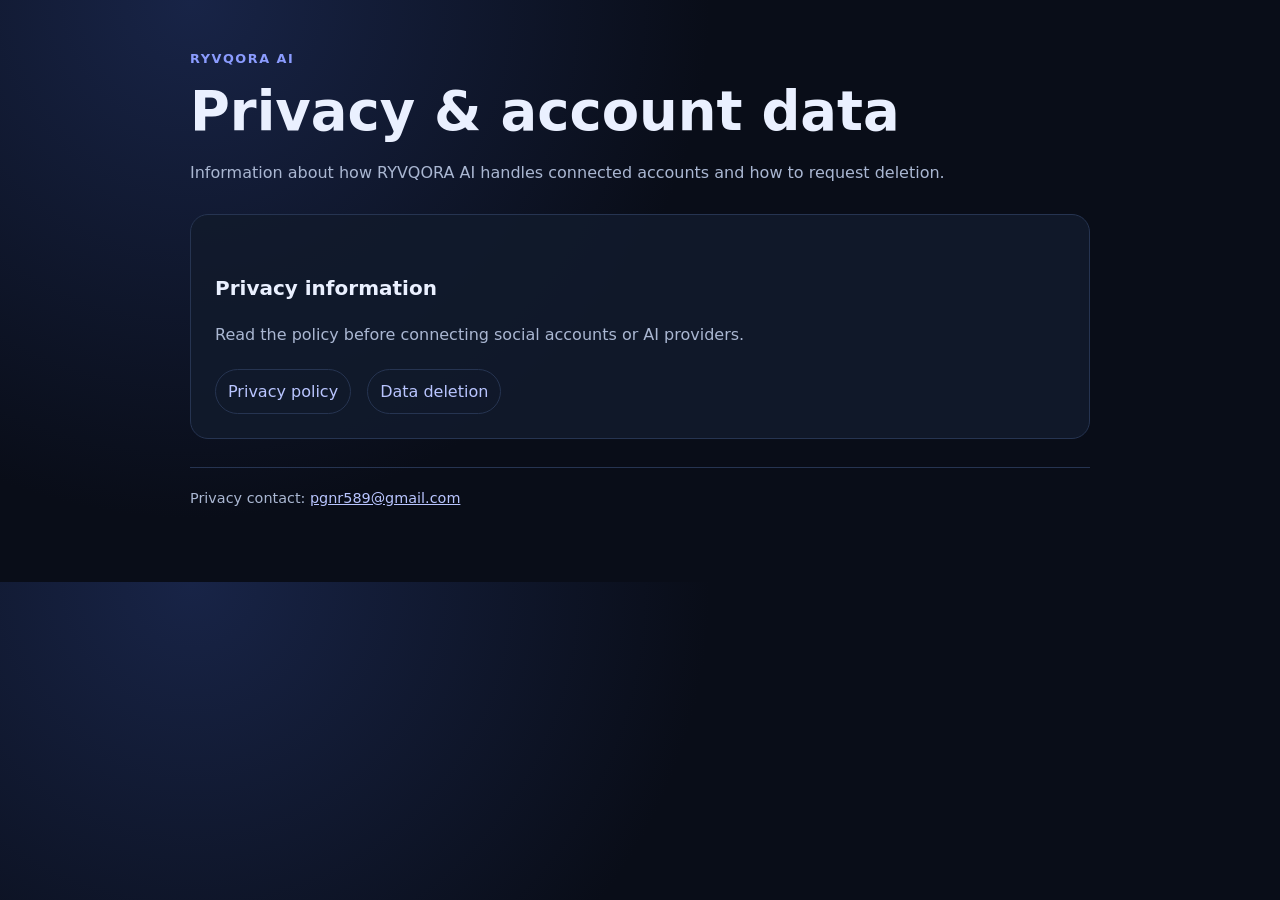
<file: index.html>
<!doctype html>
<html lang="en">
<head>
  <meta charset="utf-8">
  <meta name="viewport" content="width=device-width, initial-scale=1">
  <meta name="description" content="RYVQORA AI privacy and data deletion information.">
  <title>RYVQORA AI — Privacy</title>
  <link rel="stylesheet" href="style.css">
</head>
<body>
<main class="wrap">
  <header>
    <div class="brand">RYVQORA AI</div>
    <h1>Privacy & account data</h1>
    <p>Information about how RYVQORA AI handles connected accounts and how to request deletion.</p>
  </header>
  <section class="panel">
    <h2>Privacy information</h2>
    <p>Read the policy before connecting social accounts or AI providers.</p>
    <nav>
      <a href="privacy-policy/">Privacy policy</a>
      <a href="data-deletion/">Data deletion</a>
    </nav>
  </section>
  <footer>Privacy contact: <a href="mailto:pgnr589@gmail.com">pgnr589@gmail.com</a></footer>
</main>
</body>
</html>
</file>
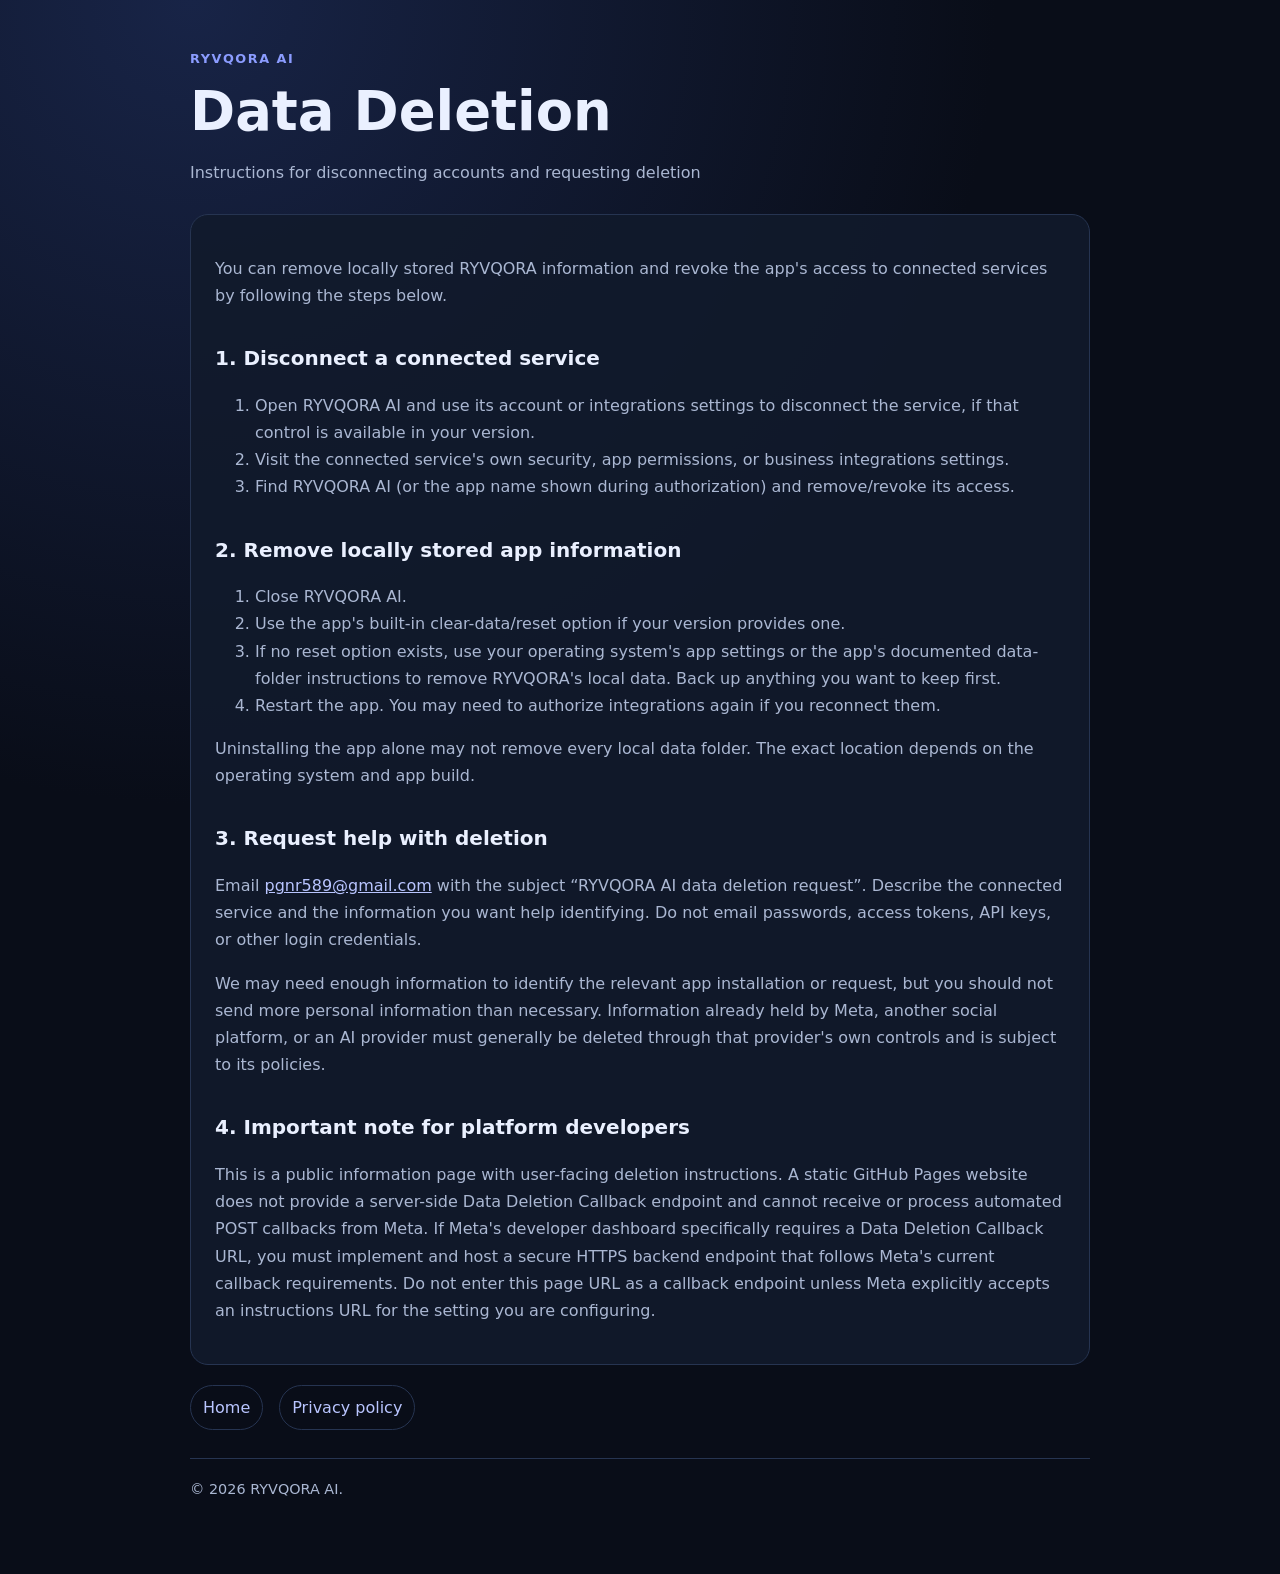
<file: data-deletion/index.html>
<!doctype html>
<html lang="en">
<head>
  <meta charset="utf-8">
  <meta name="viewport" content="width=device-width, initial-scale=1">
  <meta name="description" content="How to disconnect accounts and request deletion of information associated with RYVQORA AI.">
  <title>Data Deletion — RYVQORA AI</title>
  <link rel="stylesheet" href="../style.css">
</head>
<body>
<main class="wrap">
  <header>
    <div class="brand">RYVQORA AI</div>
    <h1>Data Deletion</h1>
    <p class="updated">Instructions for disconnecting accounts and requesting deletion</p>
  </header>
  <article class="panel">
    <p>You can remove locally stored RYVQORA information and revoke the app's access to connected services by following the steps below.</p>

    <h2>1. Disconnect a connected service</h2>
    <ol>
      <li>Open RYVQORA AI and use its account or integrations settings to disconnect the service, if that control is available in your version.</li>
      <li>Visit the connected service's own security, app permissions, or business integrations settings.</li>
      <li>Find RYVQORA AI (or the app name shown during authorization) and remove/revoke its access.</li>
    </ol>

    <h2>2. Remove locally stored app information</h2>
    <ol>
      <li>Close RYVQORA AI.</li>
      <li>Use the app's built-in clear-data/reset option if your version provides one.</li>
      <li>If no reset option exists, use your operating system's app settings or the app's documented data-folder instructions to remove RYVQORA's local data. Back up anything you want to keep first.</li>
      <li>Restart the app. You may need to authorize integrations again if you reconnect them.</li>
    </ol>
    <p>Uninstalling the app alone may not remove every local data folder. The exact location depends on the operating system and app build.</p>

    <h2>3. Request help with deletion</h2>
    <p>Email <a href="mailto:pgnr589@gmail.com?subject=RYVQORA%20AI%20data%20deletion%20request">pgnr589@gmail.com</a> with the subject “RYVQORA AI data deletion request”. Describe the connected service and the information you want help identifying. Do not email passwords, access tokens, API keys, or other login credentials.</p>
    <p>We may need enough information to identify the relevant app installation or request, but you should not send more personal information than necessary. Information already held by Meta, another social platform, or an AI provider must generally be deleted through that provider's own controls and is subject to its policies.</p>

    <h2>4. Important note for platform developers</h2>
    <p>This is a public information page with user-facing deletion instructions. A static GitHub Pages website does not provide a server-side Data Deletion Callback endpoint and cannot receive or process automated POST callbacks from Meta. If Meta's developer dashboard specifically requires a Data Deletion Callback URL, you must implement and host a secure HTTPS backend endpoint that follows Meta's current callback requirements. Do not enter this page URL as a callback endpoint unless Meta explicitly accepts an instructions URL for the setting you are configuring.</p>
  </article>
  <nav>
    <a href="../">Home</a>
    <a href="../privacy-policy/">Privacy policy</a>
  </nav>
  <footer>© 2026 RYVQORA AI.</footer>
</main>
</body>
</html>
</file>
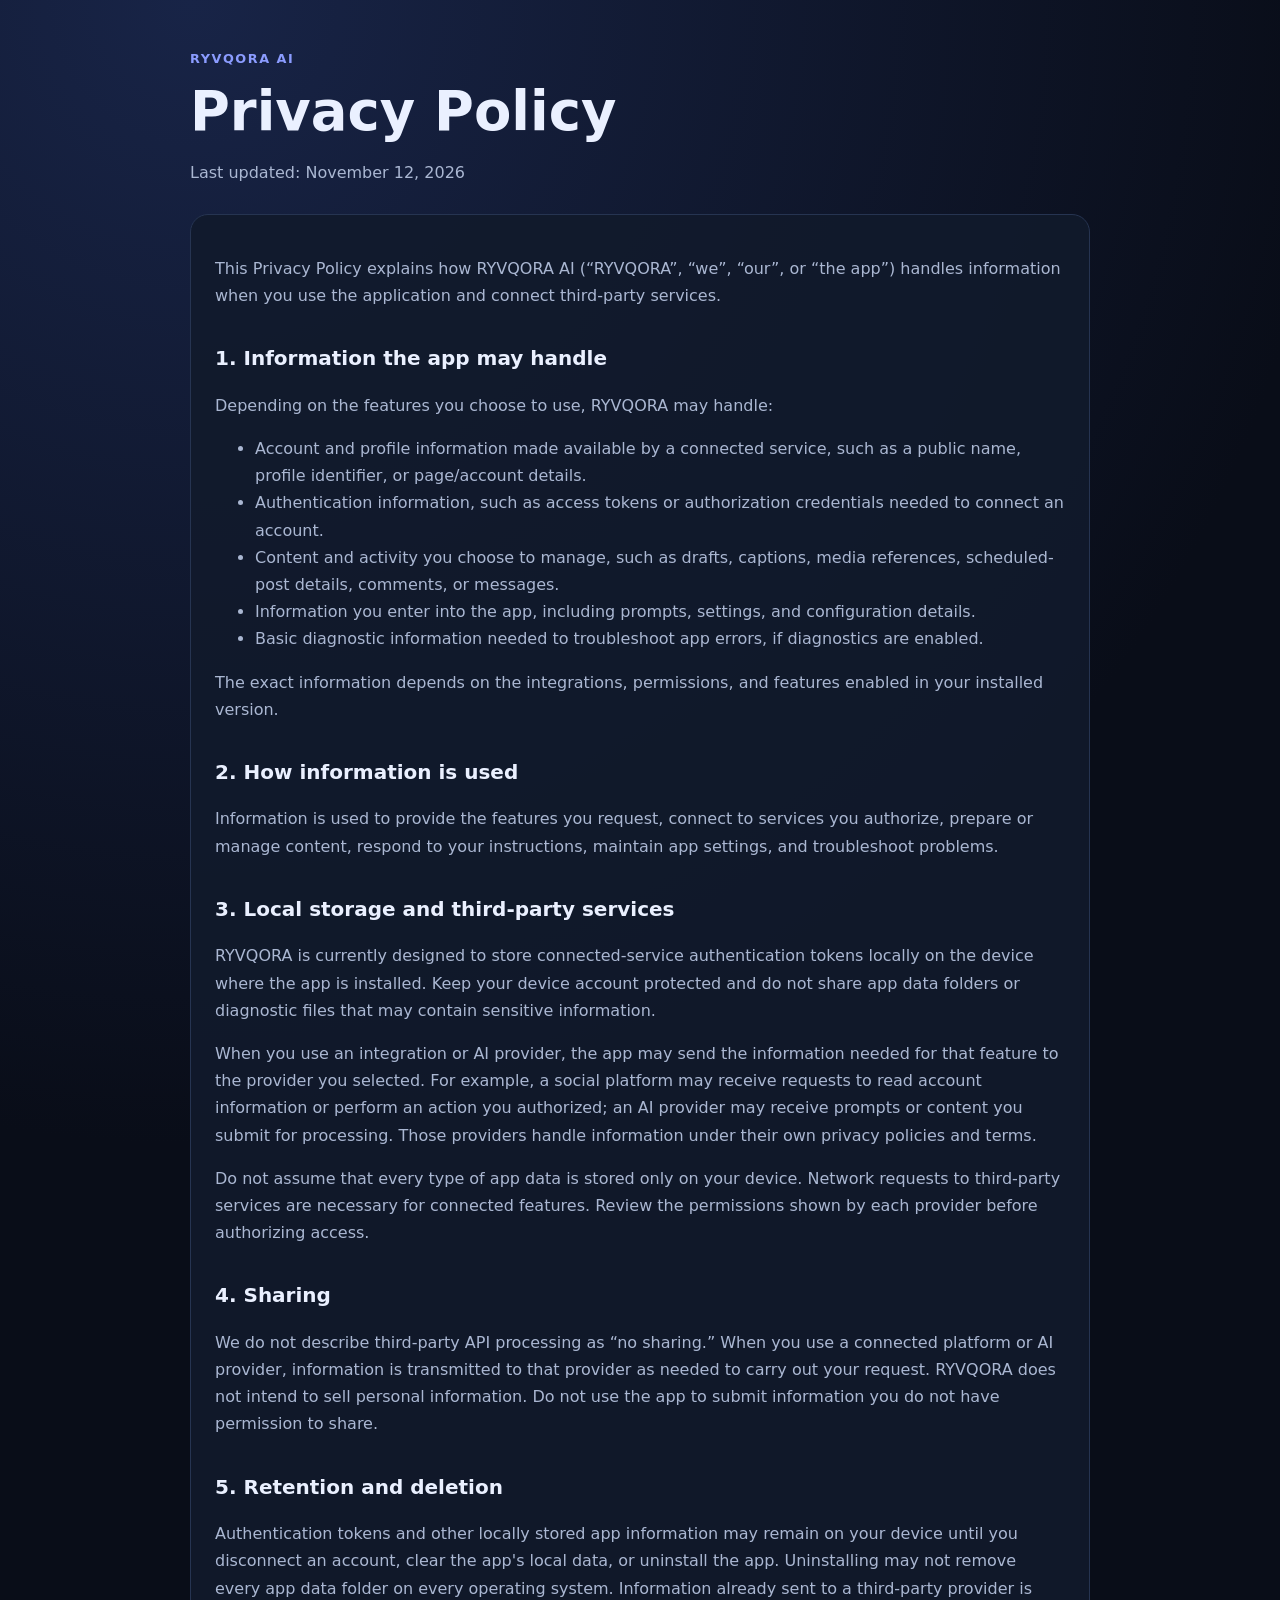
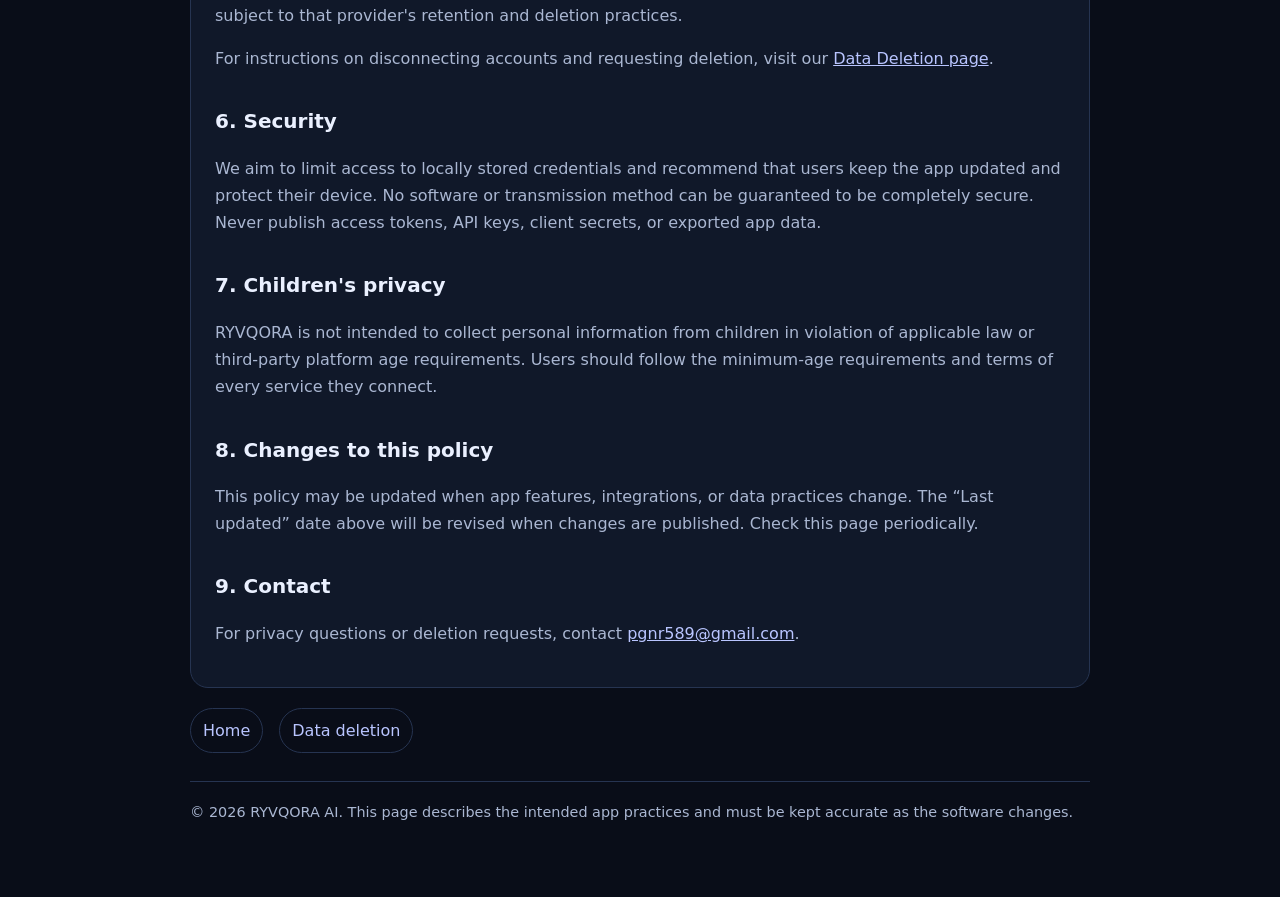
<file: privacy-policy/index.html>
<!doctype html>
<html lang="en">
<head>
  <meta charset="utf-8">
  <meta name="viewport" content="width=device-width, initial-scale=1">
  <meta name="description" content="Privacy Policy for RYVQORA AI.">
  <title>Privacy Policy — RYVQORA AI</title>
  <link rel="stylesheet" href="../style.css">
</head>
<body>
<main class="wrap">
  <header>
    <div class="brand">RYVQORA AI</div>
    <h1>Privacy Policy</h1>
    <p class="updated">Last updated: November 12, 2026</p>
  </header>
  <article class="panel">
    <p>This Privacy Policy explains how RYVQORA AI (“RYVQORA”, “we”, “our”, or “the app”) handles information when you use the application and connect third-party services.</p>

    <h2>1. Information the app may handle</h2>
    <p>Depending on the features you choose to use, RYVQORA may handle:</p>
    <ul>
      <li>Account and profile information made available by a connected service, such as a public name, profile identifier, or page/account details.</li>
      <li>Authentication information, such as access tokens or authorization credentials needed to connect an account.</li>
      <li>Content and activity you choose to manage, such as drafts, captions, media references, scheduled-post details, comments, or messages.</li>
      <li>Information you enter into the app, including prompts, settings, and configuration details.</li>
      <li>Basic diagnostic information needed to troubleshoot app errors, if diagnostics are enabled.</li>
    </ul>
    <p>The exact information depends on the integrations, permissions, and features enabled in your installed version.</p>

    <h2>2. How information is used</h2>
    <p>Information is used to provide the features you request, connect to services you authorize, prepare or manage content, respond to your instructions, maintain app settings, and troubleshoot problems.</p>

    <h2>3. Local storage and third-party services</h2>
    <p>RYVQORA is currently designed to store connected-service authentication tokens locally on the device where the app is installed. Keep your device account protected and do not share app data folders or diagnostic files that may contain sensitive information.</p>
    <p>When you use an integration or AI provider, the app may send the information needed for that feature to the provider you selected. For example, a social platform may receive requests to read account information or perform an action you authorized; an AI provider may receive prompts or content you submit for processing. Those providers handle information under their own privacy policies and terms.</p>
    <p>Do not assume that every type of app data is stored only on your device. Network requests to third-party services are necessary for connected features. Review the permissions shown by each provider before authorizing access.</p>

    <h2>4. Sharing</h2>
    <p>We do not describe third-party API processing as “no sharing.” When you use a connected platform or AI provider, information is transmitted to that provider as needed to carry out your request. RYVQORA does not intend to sell personal information. Do not use the app to submit information you do not have permission to share.</p>

    <h2>5. Retention and deletion</h2>
    <p>Authentication tokens and other locally stored app information may remain on your device until you disconnect an account, clear the app's local data, or uninstall the app. Uninstalling may not remove every app data folder on every operating system. Information already sent to a third-party provider is subject to that provider's retention and deletion practices.</p>
    <p>For instructions on disconnecting accounts and requesting deletion, visit our <a href="../data-deletion/">Data Deletion page</a>.</p>

    <h2>6. Security</h2>
    <p>We aim to limit access to locally stored credentials and recommend that users keep the app updated and protect their device. No software or transmission method can be guaranteed to be completely secure. Never publish access tokens, API keys, client secrets, or exported app data.</p>

    <h2>7. Children's privacy</h2>
    <p>RYVQORA is not intended to collect personal information from children in violation of applicable law or third-party platform age requirements. Users should follow the minimum-age requirements and terms of every service they connect.</p>

    <h2>8. Changes to this policy</h2>
    <p>This policy may be updated when app features, integrations, or data practices change. The “Last updated” date above will be revised when changes are published. Check this page periodically.</p>

    <h2>9. Contact</h2>
    <p>For privacy questions or deletion requests, contact <a href="mailto:pgnr589@gmail.com">pgnr589@gmail.com</a>.</p>
  </article>
  <nav>
    <a href="../">Home</a>
    <a href="../data-deletion/">Data deletion</a>
  </nav>
  <footer>© 2026 RYVQORA AI. This page describes the intended app practices and must be kept accurate as the software changes.</footer>
</main>
</body>
</html>
</file>
<file: style.css>
:root {
  color-scheme: dark;
  --bg: #090d18;
  --panel: #111a2c;
  --text: #eaf0ff;
  --muted: #aab7d2;
  --accent: #8b9cff;
  --line: #263451;
}
* { box-sizing: border-box; }
body {
  margin: 0; font: 16px/1.7 system-ui, -apple-system, Segoe UI, sans-serif;
  background: radial-gradient(circle at 15% 0%, #182447 0, var(--bg) 42%);
  color: var(--text);
}
.wrap { width: min(900px, calc(100% - 36px)); margin: 0 auto; padding: 48px 0 72px; }
header { margin-bottom: 28px; }
.brand { color: var(--accent); font-weight: 800; letter-spacing: .12em; font-size: .8rem; }
h1 { font-size: clamp(2rem, 6vw, 3.4rem); line-height: 1.12; margin: 12px 0; }
h2 { margin-top: 2rem; font-size: 1.25rem; }
p, li { color: var(--muted); }
a { color: #b9c5ff; }
.panel { background: rgba(17,26,44,.9); border: 1px solid var(--line); border-radius: 18px; padding: 24px; }
nav { display:flex; gap:16px; flex-wrap:wrap; margin-top:20px; }
nav a { text-decoration:none; padding:8px 12px; border:1px solid var(--line); border-radius:999px; }
small, .updated { color: var(--muted); }
footer { margin-top:28px; border-top:1px solid var(--line); padding-top:18px; color:var(--muted); font-size:.9rem; }
code { background:#1b2740; padding:2px 6px; border-radius:5px; color:#eaf0ff; }
</file>
